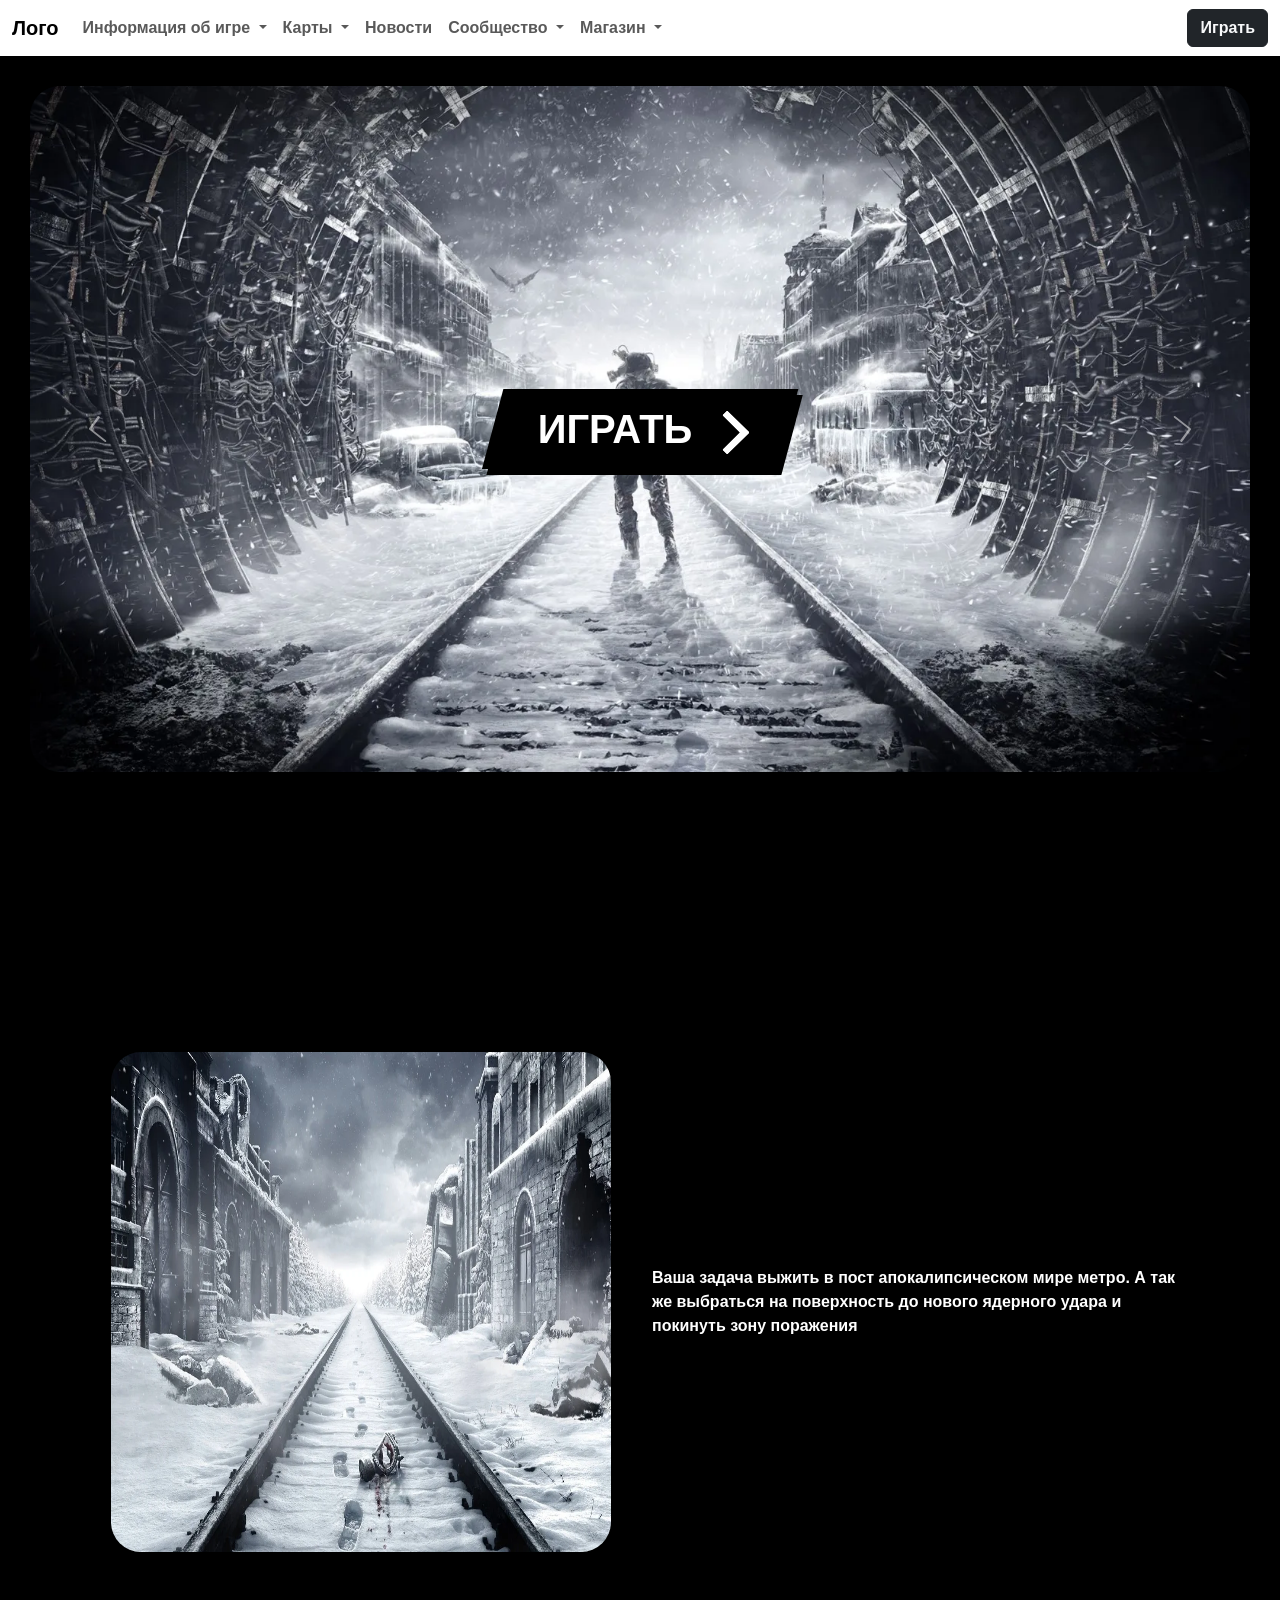
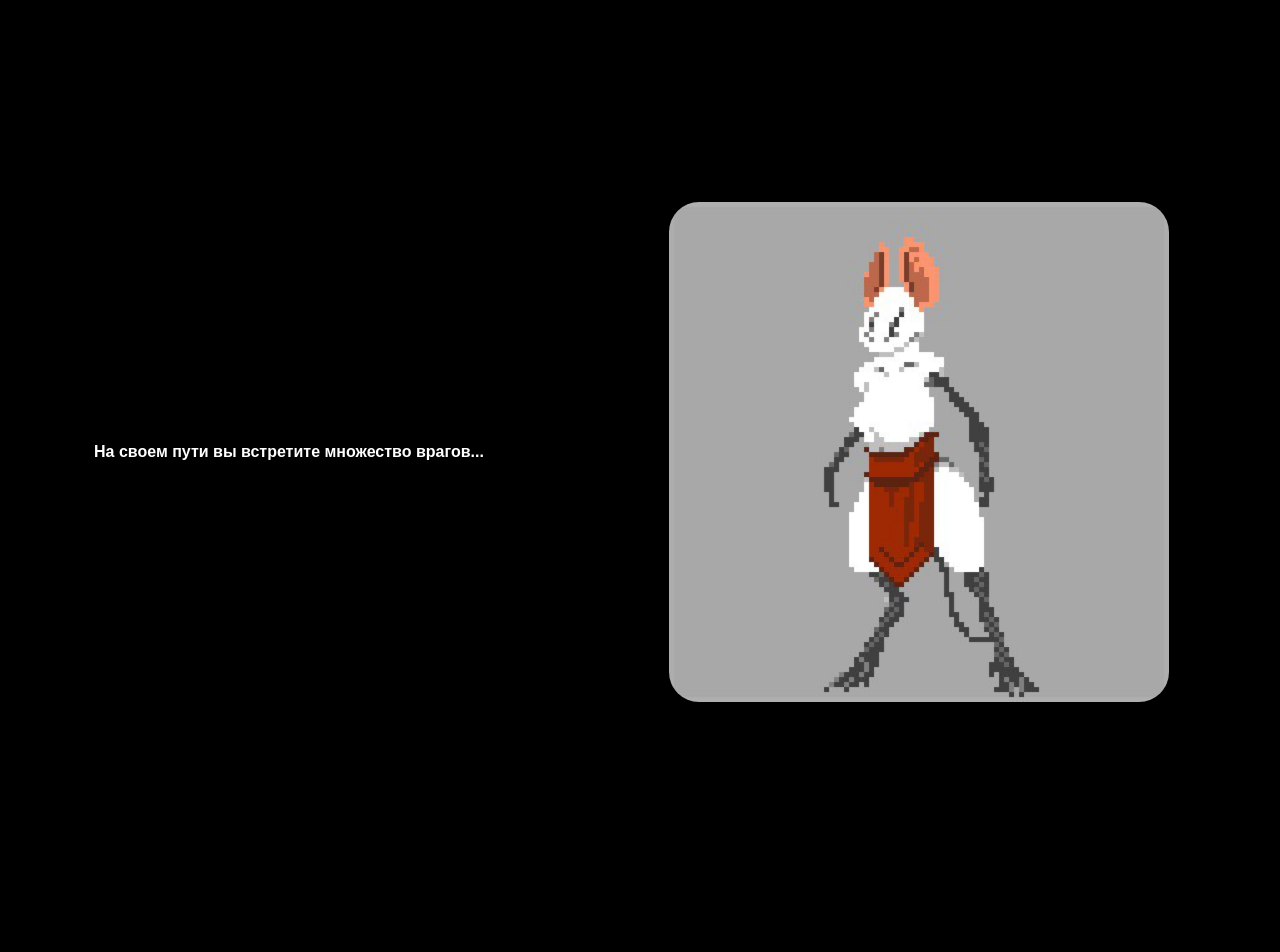
<file: index.html>
<!DOCTYPE html>
<html lang="en">

<head>
    <meta charset="UTF-8">
    <meta name="viewport" content="width=device-width, initial-scale=1.0">
    <title>Subway Inferno</title>
    <link rel="stylesheet" href="./styles/bootstrap.min.css">
    <link rel="stylesheet" href="./styles/style.css">
    <link rel="stylesheet" href="./styles/adaptive.css">
</head>

<body>

    <nav class="navbar navbar-expand-lg navbar-light bg-body">
        <div class="container-fluid">
            <a class="navbar-brand" href="./news.html">Лого</a>
            <button class="navbar-toggler" type="button" data-bs-toggle="collapse" data-bs-target="#navbarScroll"
                aria-controls="navbarScroll" aria-expanded="false" aria-label="Toggle navigation">
                <span class="navbar-toggler-icon"></span>
            </button>
            <div class="collapse navbar-collapse" id="navbarScroll">
                <ul class="navbar-nav me-auto my-2 my-lg-0 navbar-nav-scroll" style="--bs-scroll-height: 100px;">

                    <li class="nav-item dropdown">
                        <a class="nav-link dropdown-toggle" href="#" id="navbarScrollingDropdown" role="button"
                            data-bs-toggle="dropdown" aria-expanded="false">
                            Информация об игре
                        </a>
                        <ul class="dropdown-menu" aria-labelledby="navbarScrollingDropdown">
                            <li><a class="dropdown-item" href="#nav-hero">Герои</a></li>
                            <li><a class="dropdown-item" href="./news.html">Описания обновлений</a></li>
                            <li>
                                <hr class="dropdown-divider">
                            </li>
                        </ul>

                    <li class="nav-item dropdown">
                        <a class="nav-link dropdown-toggle" href="#" id="navbarScrollingDropdown" role="button"
                            data-bs-toggle="dropdown" aria-expanded="false">
                            Карты
                        </a>
                        <ul class="dropdown-menu" aria-labelledby="navbarScrollingDropdown">
                            <li><a class="dropdown-item" href="#">В разработке</a></li>
                            <li><a class="dropdown-item" href="#">В разработке</a></li>
                            <li>
                                <hr class="dropdown-divider">
                            </li>
                        </ul>

                    <li class="nav-item">
                        <a class="nav-link" href="./news.html">Новости</a>
                    </li>

                    <li class="nav-item dropdown">
                        <a class="nav-link dropdown-toggle" href="#" id="navbarScrollingDropdown" role="button"
                            data-bs-toggle="dropdown" aria-expanded="false">
                            Сообщество
                        </a>
                        <ul class="dropdown-menu" aria-labelledby="navbarScrollingDropdown">
                            <li><a class="dropdown-item" href="./community.html">Форумы</a></li>
                            <li><a class="dropdown-item" href="./community.html">Рейтинговые таблицы</a></li>
                            <li><a class="dropdown-item" href="./community.html">Пригласи друга</a></li>
                            <li><a class="dropdown-item" href="./community.html">Программа поддержки</a></li>
                            <li>
                                <hr class="dropdown-divider">
                            </li>
                        </ul>

                    <li class="nav-item dropdown">
                        <a class="nav-link dropdown-toggle" href="#" id="navbarScrollingDropdown" role="button"
                            data-bs-toggle="dropdown" aria-expanded="false">
                            Магазин
                        </a>
                        <ul class="dropdown-menu" aria-labelledby="navbarScrollingDropdown">
                            <li><a class="dropdown-item" href="./shop.html">Внутриигровой контент</a></li>
                            <li>
                                <hr class="dropdown-divider">
                            </li>
                            <li><a class="dropdown-item" href="./shop.html">Сувенирная продукция</a></li>
                        </ul>

                    </li>
                </ul>
                <button class="btn btn-dark">
                    <a class="text-light fw-bold" href="./game-main/index.html">Играть</a>
                </button>
            </div>
        </div>
    </nav>

    <section>
        <div id="carouselExampleInterval" class="carousel slide" data-bs-ride="carousel">
            <div class="carousel-inner">
                <div class="carousel-item active" data-bs-interval="5000">
                    <img src="./images/1.webp" class="spaces-for-carousel d-block w-100" alt="...">
                </div>
                <div class="carousel-item" data-bs-interval="5000">
                    <img src="./images/2.webp" class="spaces-for-carousel d-block w-100" alt="...">
                </div>
            </div>
            <div class="wrapper">
                <a class="cta" href="./game-main/index.html">
                    <span>ИГРАТЬ</span>
                    <span>
                        <svg width="66px" height="43px" viewBox="0 0 66 43" version="1.1"
                            xmlns="http://www.w3.org/2000/svg" xmlns:xlink="http://www.w3.org/1999/xlink">
                            <g id="arrow" stroke="none" stroke-width="1" fill="none" fill-rule="evenodd">
                                <path class="one"
                                    d="M40.1543933,3.89485454 L43.9763149,0.139296592 C44.1708311,-0.0518420739 44.4826329,-0.0518571125 44.6771675,0.139262789 L65.6916134,20.7848311 C66.0855801,21.1718824 66.0911863,21.8050225 65.704135,22.1989893 C65.7000188,22.2031791 65.6958657,22.2073326 65.6916762,22.2114492 L44.677098,42.8607841 C44.4825957,43.0519059 44.1708242,43.0519358 43.9762853,42.8608513 L40.1545186,39.1069479 C39.9575152,38.9134427 39.9546793,38.5968729 40.1481845,38.3998695 C40.1502893,38.3977268 40.1524132,38.395603 40.1545562,38.3934985 L56.9937789,21.8567812 C57.1908028,21.6632968 57.193672,21.3467273 57.0001876,21.1497035 C56.9980647,21.1475418 56.9959223,21.1453995 56.9937605,21.1432767 L40.1545208,4.60825197 C39.9574869,4.41477773 39.9546013,4.09820839 40.1480756,3.90117456 C40.1501626,3.89904911 40.1522686,3.89694235 40.1543933,3.89485454 Z"
                                    fill="#FFFFFF"></path>
                                <path class="two"
                                    d="M20.1543933,3.89485454 L23.9763149,0.139296592 C24.1708311,-0.0518420739 24.4826329,-0.0518571125 24.6771675,0.139262789 L45.6916134,20.7848311 C46.0855801,21.1718824 46.0911863,21.8050225 45.704135,22.1989893 C45.7000188,22.2031791 45.6958657,22.2073326 45.6916762,22.2114492 L24.677098,42.8607841 C24.4825957,43.0519059 24.1708242,43.0519358 23.9762853,42.8608513 L20.1545186,39.1069479 C19.9575152,38.9134427 19.9546793,38.5968729 20.1481845,38.3998695 C20.1502893,38.3977268 20.1524132,38.395603 20.1545562,38.3934985 L36.9937789,21.8567812 C37.1908028,21.6632968 37.193672,21.3467273 37.0001876,21.1497035 C36.9980647,21.1475418 36.9959223,21.1453995 36.9937605,21.1432767 L20.1545208,4.60825197 C19.9574869,4.41477773 19.9546013,4.09820839 20.1480756,3.90117456 C20.1501626,3.89904911 20.1522686,3.89694235 20.1543933,3.89485454 Z"
                                    fill="#FFFFFF"></path>
                                <path class="three"
                                    d="M0.154393339,3.89485454 L3.97631488,0.139296592 C4.17083111,-0.0518420739 4.48263286,-0.0518571125 4.67716753,0.139262789 L25.6916134,20.7848311 C26.0855801,21.1718824 26.0911863,21.8050225 25.704135,22.1989893 C25.7000188,22.2031791 25.6958657,22.2073326 25.6916762,22.2114492 L4.67709797,42.8607841 C4.48259567,43.0519059 4.17082418,43.0519358 3.97628526,42.8608513 L0.154518591,39.1069479 C-0.0424848215,38.9134427 -0.0453206733,38.5968729 0.148184538,38.3998695 C0.150289256,38.3977268 0.152413239,38.395603 0.154556228,38.3934985 L16.9937789,21.8567812 C17.1908028,21.6632968 17.193672,21.3467273 17.0001876,21.1497035 C16.9980647,21.1475418 16.9959223,21.1453995 16.9937605,21.1432767 L0.15452076,4.60825197 C-0.0425130651,4.41477773 -0.0453986756,4.09820839 0.148075568,3.90117456 C0.150162624,3.89904911 0.152268631,3.89694235 0.154393339,3.89485454 Z"
                                    fill="#FFFFFF"></path>
                            </g>
                        </svg>
                    </span>
                </a>
            </div>
            <button class="carousel-control-prev" type="button" data-bs-target="#carouselExampleInterval"
                data-bs-slide="prev">
                <span class="carousel-control-prev-icon" aria-hidden="true"></span>
                <span class="visually-hidden">Previous</span>
            </button>
            <button class="carousel-control-next" type="button" data-bs-target="#carouselExampleInterval"
                data-bs-slide="next">
                <span class="carousel-control-next-icon" aria-hidden="true"></span>
                <span class="visually-hidden">Next</span>
            </button>
        </div>
    </section>

    <section id="my-block-info">
        <div class="container">

            <div class="row">
                <div class="col-md-6 col-sm-12">
                    <div class="block-info">
                        <img src="images/2.webp" alt="">
                    </div>
                </div>
                <div class="col-md-6 col-sm-12 d-flex align-items-center">
                    <div id="nav-hero" class="block-info-text">
                        Ваша задача выжить в пост апокалипсическом мире метро. А так же выбраться на поверхность до
                        нового ядерного
                        удара и покинуть зону поражения
                    </div>
                </div>
            </div>

            <div class="row">
                <div class="col-md-6 col-sm-12 d-flex align-items-center">
                    <div class="block-info-text">
                        На своем пути вы встретите множество врагов...
                    </div>
                </div>
                <div class="col-md-6 col-sm-12">
                    <div class="block-info">
                        <img src="images/rat.png" alt="">
                    </div>
                </div>
            </div>

        </div>
    </section>

    <script src="./scripts/bootstrap.bundle.min.js"></script>
</body>

</html>
</file>
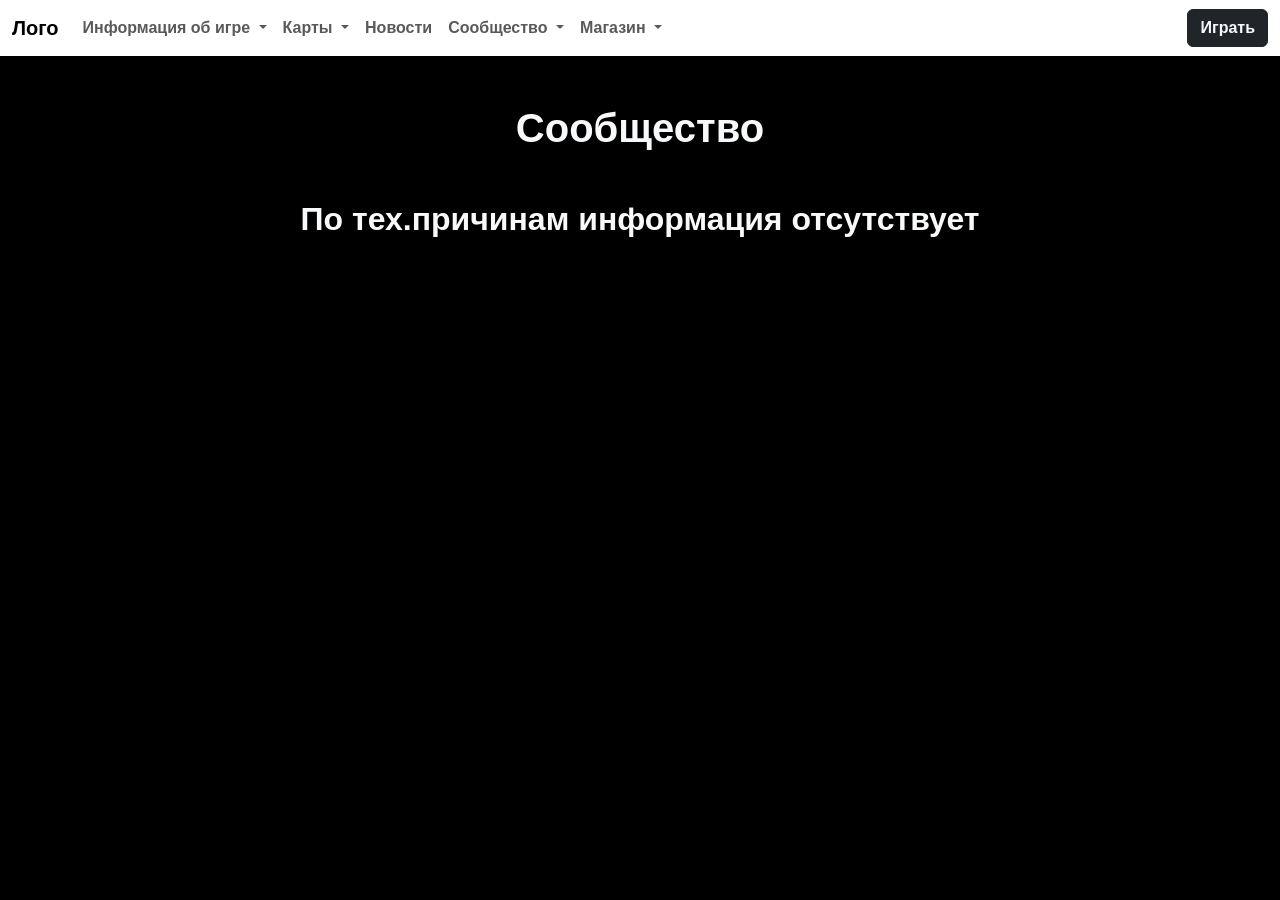
<file: community.html>
<!DOCTYPE html>
<html lang="en">

<head>
  <meta charset="UTF-8">
  <meta name="viewport" content="width=device-width, initial-scale=1.0">
  <title>Community</title>
  <link rel="stylesheet" href="./styles/bootstrap.min.css">
  <link rel="stylesheet" href="./styles/style.css">
  <link rel="stylesheet" href="./styles/adaptive.css">
</head>

<body>
  <nav class="navbar navbar-expand-lg navbar-light bg-body">
    <div class="container-fluid">
      <a class="navbar-brand" href="./index.html">Лого</a>
      <button class="navbar-toggler" type="button" data-bs-toggle="collapse" data-bs-target="#navbarScroll"
        aria-controls="navbarScroll" aria-expanded="false" aria-label="Toggle navigation">
        <span class="navbar-toggler-icon"></span>
      </button>
      <div class="collapse navbar-collapse" id="navbarScroll">
        <ul class="navbar-nav me-auto my-2 my-lg-0 navbar-nav-scroll" style="--bs-scroll-height: 100px;">

          <li class="nav-item dropdown">
            <a class="nav-link dropdown-toggle" href="#" id="navbarScrollingDropdown" role="button"
              data-bs-toggle="dropdown" aria-expanded="false">
              Информация об игре
            </a>
            <ul class="dropdown-menu" aria-labelledby="navbarScrollingDropdown">
              <li><a class="dropdown-item" href="./index.html#nav-hero">Герои</a></li>
              <li><a class="dropdown-item" href="./news.html#first-news">Описания обновлений</a></li>
              <li>
                <hr class="dropdown-divider">
              </li>
            </ul>

          <li class="nav-item dropdown">
            <a class="nav-link dropdown-toggle" href="#" id="navbarScrollingDropdown" role="button"
              data-bs-toggle="dropdown" aria-expanded="false">
              Карты
            </a>
            <ul class="dropdown-menu" aria-labelledby="navbarScrollingDropdown">
              <li><a class="dropdown-item" href="#">В разработке</a></li>
              <li><a class="dropdown-item" href="#">В разработке</a></li>
              <li>
                <hr class="dropdown-divider">
              </li>
            </ul>

          <li class="nav-item">
            <a class="nav-link" href="./news.html">Новости</a>
          </li>

          <li class="nav-item dropdown">
            <a class="nav-link dropdown-toggle" href="#" id="navbarScrollingDropdown" role="button"
              data-bs-toggle="dropdown" aria-expanded="false">
              Сообщество
            </a>
            <ul class="dropdown-menu" aria-labelledby="navbarScrollingDropdown">
              <li><a class="dropdown-item" href="./community.html">Форумы</a></li>
              <li><a class="dropdown-item" href="./community.html">Рейтинговые таблицы</a></li>
              <li><a class="dropdown-item" href="./community.html">Пригласи друга</a></li>
              <li><a class="dropdown-item" href="./community.html">Программа поддержки</a></li>
              <li>
                <hr class="dropdown-divider">
              </li>
            </ul>

          <li class="nav-item dropdown">
            <a class="nav-link dropdown-toggle" href="#" id="navbarScrollingDropdown" role="button"
              data-bs-toggle="dropdown" aria-expanded="false">
              Магазин
            </a>
            <ul class="dropdown-menu" aria-labelledby="navbarScrollingDropdown">
              <li><a class="dropdown-item" href="./shop.html">Внутриигровой контент</a></li>
              <li>
                <hr class="dropdown-divider">
              </li>
              <li><a class="dropdown-item" href="./shop.html">Сувенирная продукция</a></li>
            </ul>

          </li>
        </ul>
        <button class="btn btn-dark">
          <a class="text-light fw-bold" href="./game-main/index.html">Играть</a>
        </button>
      </div>
    </div>
  </nav>

  <main>
    <h1 class="text-center mt-5 text-light fw-bold">Сообщество</h1>
    <h2 class="text-center mt-5 text-light fw-bold">По тех.причинам информация отсутствует</h2>
  </main>

  <script src="./scripts/bootstrap.bundle.min.js"></script>
</body>

</html>
</file>
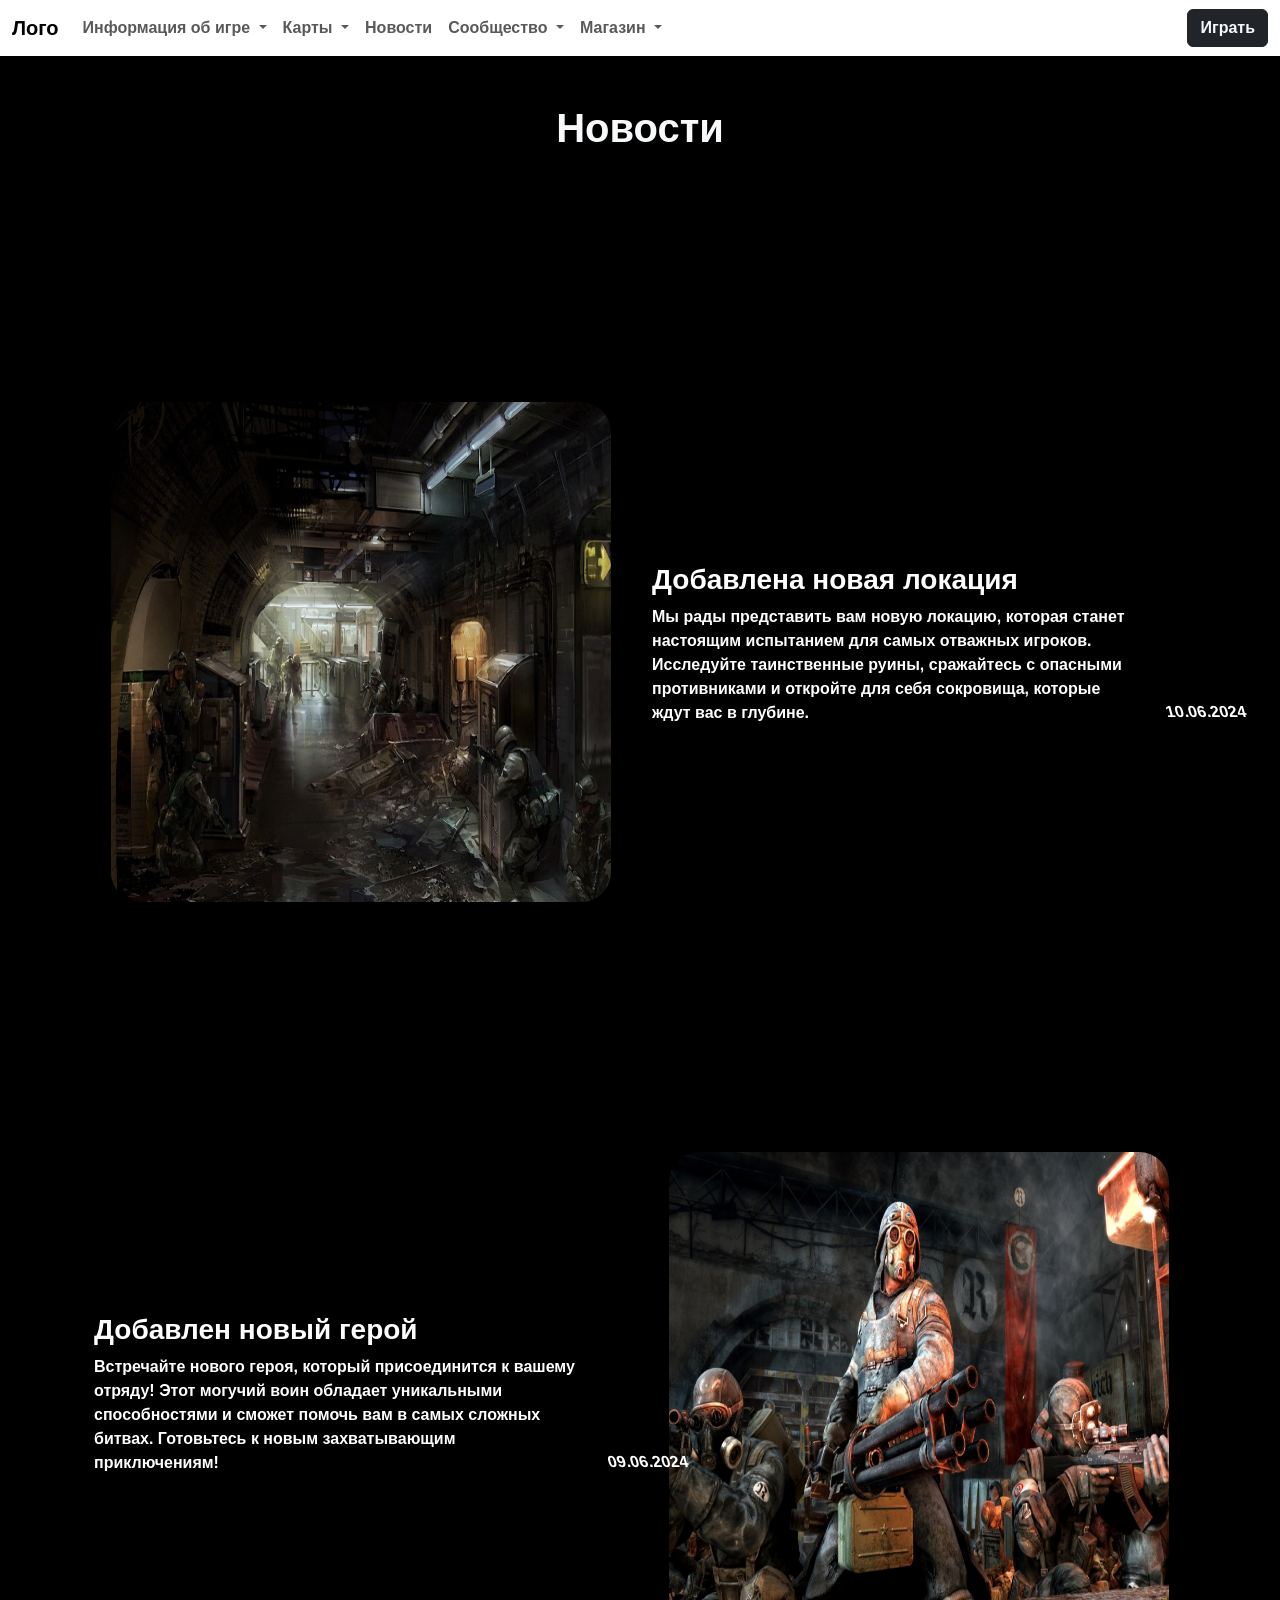
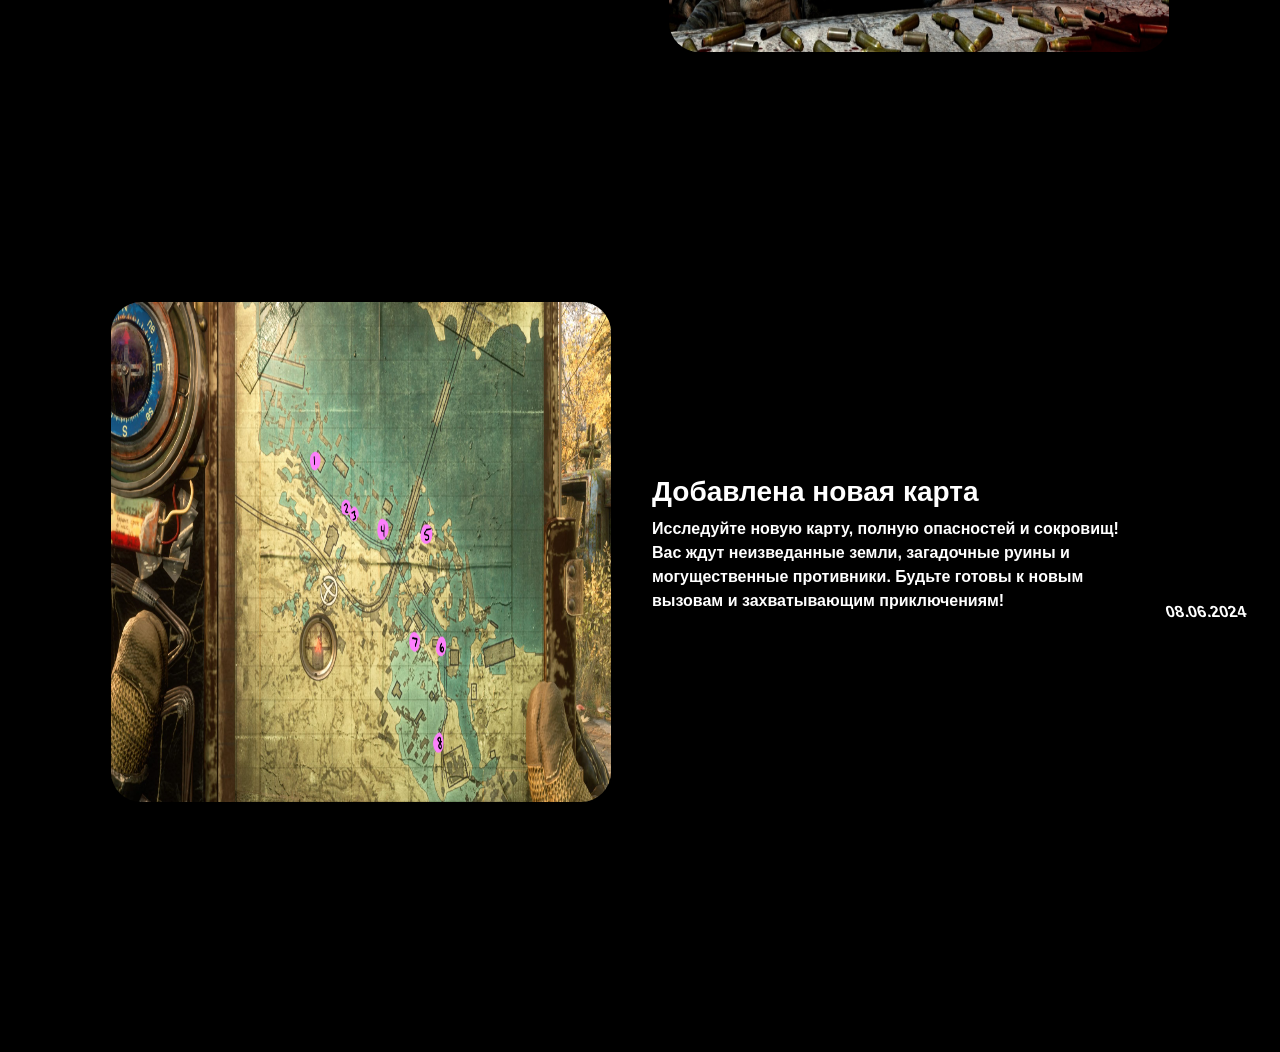
<file: news.html>
<!DOCTYPE html>
<html lang="en">

<head>
  <meta charset="UTF-8">
  <meta name="viewport" content="width=device-width, initial-scale=1.0">
  <title>News</title>
  <link rel="stylesheet" href="./styles/bootstrap.min.css">
  <link rel="stylesheet" href="./styles/style.css">
  <link rel="stylesheet" href="./styles/adaptive.css">
</head>

<body>
  <nav class="navbar navbar-expand-lg navbar-light bg-body">
    <div class="container-fluid">
      <a class="navbar-brand" href="./index.html">Лого</a>
      <button class="navbar-toggler" type="button" data-bs-toggle="collapse" data-bs-target="#navbarScroll"
        aria-controls="navbarScroll" aria-expanded="false" aria-label="Toggle navigation">
        <span class="navbar-toggler-icon"></span>
      </button>
      <div class="collapse navbar-collapse" id="navbarScroll">
        <ul class="navbar-nav me-auto my-2 my-lg-0 navbar-nav-scroll" style="--bs-scroll-height: 100px;">

          <li class="nav-item dropdown">
            <a class="nav-link dropdown-toggle" href="#" id="navbarScrollingDropdown" role="button"
              data-bs-toggle="dropdown" aria-expanded="false">
              Информация об игре
            </a>
            <ul class="dropdown-menu" aria-labelledby="navbarScrollingDropdown">
              <li><a class="dropdown-item" href="./index.html#nav-hero">Герои</a></li>
              <li><a class="dropdown-item" href="#first-news">Описания обновлений</a></li>
              <li>
                <hr class="dropdown-divider">
              </li>
            </ul>

          <li class="nav-item dropdown">
            <a class="nav-link dropdown-toggle" href="#" id="navbarScrollingDropdown" role="button"
              data-bs-toggle="dropdown" aria-expanded="false">
              Карты
            </a>
            <ul class="dropdown-menu" aria-labelledby="navbarScrollingDropdown">
              <li><a class="dropdown-item" href="#">В разработке</a></li>
              <li><a class="dropdown-item" href="#">В разработке</a></li>
              <li>
                <hr class="dropdown-divider">
              </li>
            </ul>

          <li class="nav-item">
            <a class="nav-link" href="#">Новости</a>
          </li>

          <li class="nav-item dropdown">
            <a class="nav-link dropdown-toggle" href="#" id="navbarScrollingDropdown" role="button"
              data-bs-toggle="dropdown" aria-expanded="false">
              Сообщество
            </a>
            <ul class="dropdown-menu" aria-labelledby="navbarScrollingDropdown">
              <li><a class="dropdown-item" href="./community.html">Форумы</a></li>
              <li><a class="dropdown-item" href="./community.html">Рейтинговые таблицы</a></li>
              <li><a class="dropdown-item" href="./community.html">Пригласи друга</a></li>
              <li><a class="dropdown-item" href="./community.html">Программа поддержки</a></li>
              <li>
                <hr class="dropdown-divider">
              </li>
            </ul>

          <li class="nav-item dropdown">
            <a class="nav-link dropdown-toggle" href="#" id="navbarScrollingDropdown" role="button"
              data-bs-toggle="dropdown" aria-expanded="false">
              Магазин
            </a>
            <ul class="dropdown-menu" aria-labelledby="navbarScrollingDropdown">
              <li><a class="dropdown-item" href="./shop.html">Внутриигровой контент</a></li>
              <li>
                <hr class="dropdown-divider">
              </li>
              <li><a class="dropdown-item" href="./shop.html">Сувенирная продукция</a></li>
            </ul>

          </li>
        </ul>
        <button class="btn btn-dark">
          <a class="text-light fw-bold" href="/game-main/index.html">Играть</a>
        </button>
      </div>
    </div>
  </nav>

  <main>
    <h1 class="text-center mt-5 mb-5 text-light fw-bold">Новости</h1>

    <section id="my-block-info">
      <div class="container">

        <div class="row">
          <div class="col-md-6 col-sm-12">
            <div class="block-info">
              <img src="images/location-2.jpg" alt="" class="img-fluid">
            </div>
          </div>
          <div class="col-md-6 col-sm-12 d-flex align-items-center justify-content-center">
            <div id="first-news" class="block-info-text">
              <h3 class="fw-bold">Добавлена новая локация</h3>
              <p>Мы рады представить вам новую локацию, которая станет настоящим испытанием для самых отважных игроков.
                Исследуйте таинственные руины, сражайтесь с опасными противниками и откройте для себя сокровища, которые
                ждут вас в глубине.</p>
            </div>
            <span>
              10.06.2024
            </span>
          </div>
        </div>

        <div class="row">
          <div class="col-md-6 col-sm-12 d-flex align-items-center justify-content-center">
            <div class="block-info-text">
              <h3 class="fw-bold">Добавлен новый герой</h3>
              <p>Встречайте нового героя, который присоединится к вашему отряду! Этот могучий воин обладает уникальными
                способностями и сможет помочь вам в самых сложных битвах. Готовьтесь к новым захватывающим приключениям!
              </p>
            </div>
            <span>
              09.06.2024
            </span>
          </div>
          <div class="col-md-6 col-sm-12">
            <div class="block-info">
              <img src="images/person-1.jpg" alt="" class="img-fluid">
            </div>
          </div>
        </div>

        <div class="row">
          <div class="col-md-6 col-sm-12">
            <div class="block-info">
              <img src="images/location-1.jpg" alt="" class="img-fluid my-img">
            </div>
          </div>
          <div class="col-md-6 col-sm-12 d-flex align-items-center justify-content-center">
            <div class="block-info-text">
              <h3 class="fw-bold">Добавлена новая карта</h3>
              <p>Исследуйте новую карту, полную опасностей и сокровищ! Вас ждут неизведанные земли, загадочные руины и
                могущественные противники. Будьте готовы к новым вызовам и захватывающим приключениям!</p>
            </div>
            <span>
              08.06.2024
            </span>
          </div>
        </div>

      </div>
    </section>

  </main>

  <script src="./scripts/bootstrap.bundle.min.js"></script>
</body>

</html>
</file>
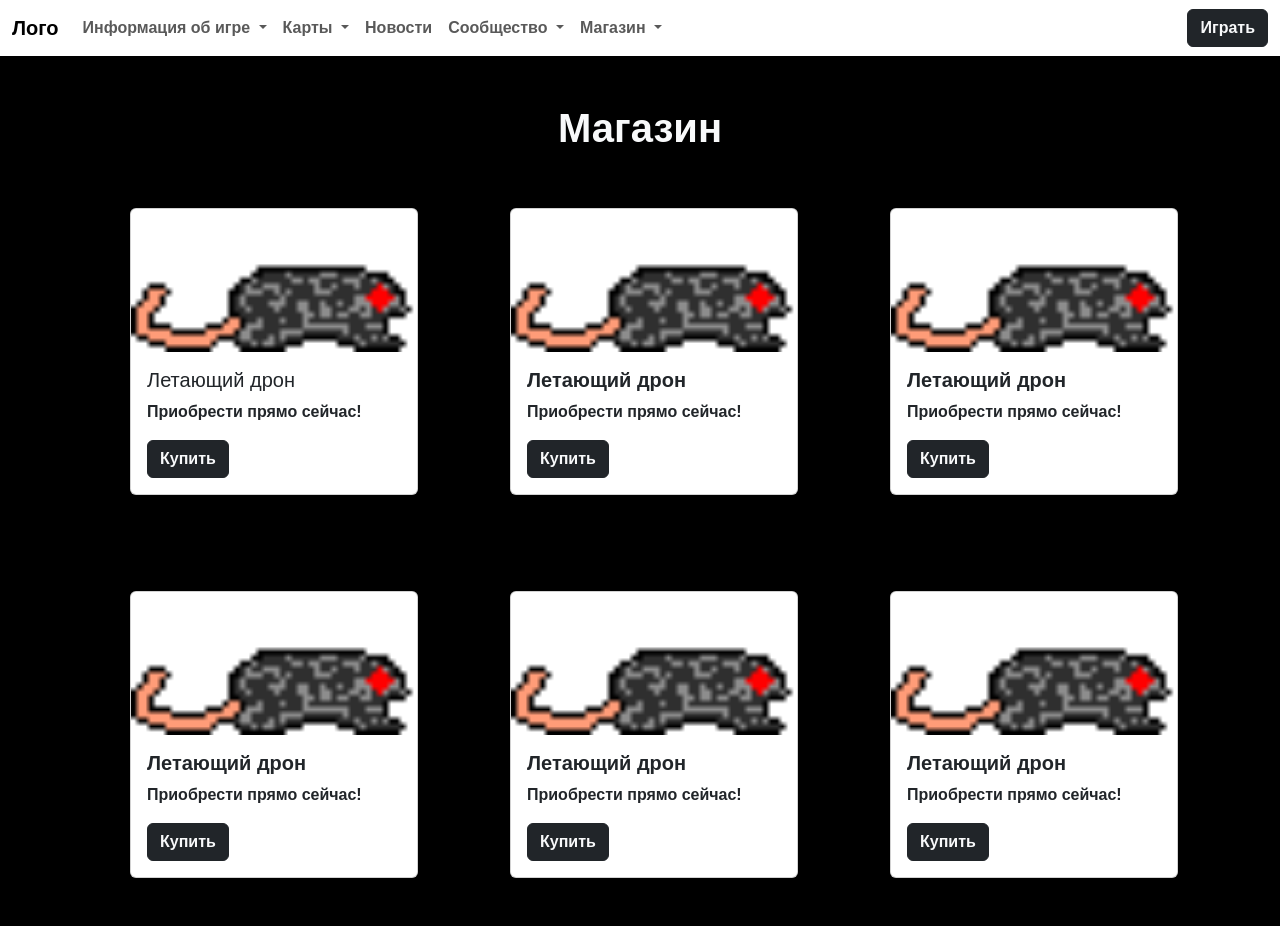
<file: shop.html>
<!DOCTYPE html>
<html lang="en">

<head>
  <meta charset="UTF-8">
  <meta name="viewport" content="width=device-width, initial-scale=1.0">
  <title>Shop</title>
  <link rel="stylesheet" href="./styles/bootstrap.min.css">
  <link rel="stylesheet" href="./styles/style.css">
  <link rel="stylesheet" href="./styles/adaptive.css">
</head>

<body>
  <nav class="navbar navbar-expand-lg navbar-light bg-body">
    <div class="container-fluid">
      <a class="navbar-brand" href="./index.html">Лого</a>
      <button class="navbar-toggler" type="button" data-bs-toggle="collapse" data-bs-target="#navbarScroll"
        aria-controls="navbarScroll" aria-expanded="false" aria-label="Toggle navigation">
        <span class="navbar-toggler-icon"></span>
      </button>
      <div class="collapse navbar-collapse" id="navbarScroll">
        <ul class="navbar-nav me-auto my-2 my-lg-0 navbar-nav-scroll" style="--bs-scroll-height: 100px;">

          <li class="nav-item dropdown">
            <a class="nav-link dropdown-toggle" href="#" id="navbarScrollingDropdown" role="button"
              data-bs-toggle="dropdown" aria-expanded="false">
              Информация об игре
            </a>
            <ul class="dropdown-menu" aria-labelledby="navbarScrollingDropdown">
              <li><a class="dropdown-item" href="./index.html#nav-hero">Герои</a></li>
              <li><a class="dropdown-item" href="./news.html#first-news">Описания обновлений</a></li>
              <li>
                <hr class="dropdown-divider">
              </li>
            </ul>

          <li class="nav-item dropdown">
            <a class="nav-link dropdown-toggle" href="#" id="navbarScrollingDropdown" role="button"
              data-bs-toggle="dropdown" aria-expanded="false">
              Карты
            </a>
            <ul class="dropdown-menu" aria-labelledby="navbarScrollingDropdown">
              <li><a class="dropdown-item" href="#">В разработке</a></li>
              <li><a class="dropdown-item" href="#">В разработке</a></li>
              <li>
                <hr class="dropdown-divider">
              </li>
            </ul>

          <li class="nav-item">
            <a class="nav-link" href="./news.html">Новости</a>
          </li>

          <li class="nav-item dropdown">
            <a class="nav-link dropdown-toggle" href="#" id="navbarScrollingDropdown" role="button"
              data-bs-toggle="dropdown" aria-expanded="false">
              Сообщество
            </a>
            <ul class="dropdown-menu" aria-labelledby="navbarScrollingDropdown">
              <li><a class="dropdown-item" href="./community.html">Форумы</a></li>
              <li><a class="dropdown-item" href="./community.html">Рейтинговые таблицы</a></li>
              <li><a class="dropdown-item" href="./community.html">Пригласи друга</a></li>
              <li><a class="dropdown-item" href="./community.html">Программа поддержки</a></li>
              <li>
                <hr class="dropdown-divider">
              </li>
            </ul>

          <li class="nav-item dropdown">
            <a class="nav-link dropdown-toggle" href="#" id="navbarScrollingDropdown" role="button"
              data-bs-toggle="dropdown" aria-expanded="false">
              Магазин
            </a>
            <ul class="dropdown-menu" aria-labelledby="navbarScrollingDropdown">
              <li><a class="dropdown-item" href="./shop.html">Внутриигровой контент</a></li>
              <li>
                <hr class="dropdown-divider">
              </li>
              <li><a class="dropdown-item" href="./shop.html">Сувенирная продукция</a></li>
            </ul>

          </li>
        </ul>
        <button class="btn btn-dark">
          <a class="text-light fw-bold" href="./game-main/index.html">Играть</a>
        </button>
      </div>
    </div>
  </nav>

  <main>
    <h1 class="text-center mt-5 text-light fw-bold">Магазин</h1>

    <div class="container">
      <div class="row">
        <div class="col-xl-4 col-md-6 col-sm-12">

          <div class="card m-5" style="width: 18rem;">
            <img src="./game-main/Images/Rat.png" class="card-img-top" alt="...">
            <div class="card-body">
              <h5 class="card-title">Летающий дрон</h5>
              <p class="card-text">Приобрести прямо сейчас!</p>
              <a href="#" class="btn btn-dark text-light fw-bold">Купить</a>
            </div>
          </div>

        </div>
        <div class="col-xl-4 col-md-6 col-sm-12">

          <div class="card m-5 card-space" style="width: 18rem;">
            <img src="./game-main/Images/Rat.png" class="card-img-top" alt="...">
            <div class="card-body">
              <h5 class="card-title fw-bold">Летающий дрон</h5>
              <p class="card-text">Приобрести прямо сейчас!</p>
              <a href="#" class="btn btn-dark text-light fw-bold">Купить</a>
            </div>
          </div>

        </div>
        <div class="col-xl-4 col-md-6 col-sm-12">

          <div class="card m-5" style="width: 18rem;">
            <img src="./game-main/Images/Rat.png" class="card-img-top" alt="...">
            <div class="card-body">
              <h5 class="card-title fw-bold">Летающий дрон</h5>
              <p class="card-text">Приобрести прямо сейчас!</p>
              <a href="#" class="btn btn-dark text-light fw-bold">Купить</a>
            </div>
          </div>

        </div>

      </div>

      <div class="row">
        <div class="col-xl-4 col-md-6 col-sm-12">

          <div class="card m-5" style="width: 18rem;">
            <img src="./game-main/Images/Rat.png" class="card-img-top" alt="...">
            <div class="card-body">
              <h5 class="card-title fw-bold">Летающий дрон</h5>
              <p class="card-text">Приобрести прямо сейчас!</p>
              <a href="#" class="btn btn-dark text-light fw-bold">Купить</a>
            </div>
          </div>

        </div>
        <div class="col-xl-4 col-md-6 col-sm-12">

          <div class="card m-5 card-space" style="width: 18rem;">
            <img src="./game-main/Images/Rat.png" class="card-img-top" alt="...">
            <div class="card-body">
              <h5 class="card-title fw-bold">Летающий дрон</h5>
              <p class="card-text">Приобрести прямо сейчас!</p>
              <a href="#" class="btn btn-dark text-light fw-bold">Купить</a>
            </div>
          </div>

        </div>
        <div class="col-xl-4 col-md-6 col-sm-12">

          <div class="card m-5" style="width: 18rem;">
            <img src="./game-main/Images/Rat.png" class="card-img-top" alt="...">
            <div class="card-body">
              <h5 class="card-title fw-bold">Летающий дрон</h5>
              <p class="card-text">Приобрести прямо сейчас!</p>
              <a href="#" class="btn btn-dark text-light fw-bold">Купить</a>
            </div>
          </div>

        </div>

      </div>

    </div>

  </main>

  <script src="./scripts/bootstrap.bundle.min.js"></script>
</body>

</html>
</file>
<file: styles/style.css>
body {
    font-family: 'Roboto', sans-serif;
    font-weight: 600;
    background-color: #000;
    color: #fff;

    margin: 0;
    padding: 0;
}

.spaces-for-carousel {
    padding: 30px;
    border-radius: 60px;
}

.block-info {
    display: flex;
    align-items: center;
    justify-content: center;
}

.block-info>img {
    display: block;
    border-radius: 30px;
    width: 500px;
    height: 500px;
}

#my-block-info .row {
    margin: 250px 0;
}

a {
    text-decoration: none;
}

/* BUTTON ON CAROUSEL */

@import url('https://fonts.googleapis.com/css?family=Poppins:900i');

* {
    box-sizing: border-box;
}

.wrapper {
    position: absolute;
    top: 50%;
    left: 50%;
    transform: translate(-50%, -50%);
    z-index: 10;
    /* Убедитесь, что кнопка находится поверх изображений */
}

.cta {
    display: flex;
    padding: 10px 45px;
    text-decoration: none;
    font-family: 'Poppins', sans-serif;
    font-size: 40px;
    color: white;
    background: #000;
    transition: 1s;
    box-shadow: 6px 6px 0 black;
    transform: skewX(-15deg);
}

.cta:focus {
    outline: none;
}

.cta:hover {
    transition: 0.5s;
    box-shadow: 10px 10px 0 #FBC638;
}

.cta span:nth-child(2) {
    transition: 0.5s;
    margin-right: 0px;
}

.cta:hover span:nth-child(2) {
    transition: 0.5s;
    margin-right: 45px;
}

span {
    transform: skewX(15deg)
}

span:nth-child(2) {
    width: 20px;
    margin-left: 30px;
    position: relative;
    top: 12%;
}

/**************SVG****************/

path.one {
    transition: 0.4s;
    transform: translateX(-60%);
}

path.two {
    transition: 0.5s;
    transform: translateX(-30%);
}

.cta:hover path.three {
    animation: color_anim 1s infinite 0.2s;
}

.cta:hover path.one {
    transform: translateX(0%);
    animation: color_anim 1s infinite 0.6s;
}

.cta:hover path.two {
    transform: translateX(0%);
    animation: color_anim 1s infinite 0.4s;
}

/* SVG animations */

@keyframes color_anim {
    0% {
        fill: white;
    }

    50% {
        fill: #FBC638;
    }

    100% {
        fill: white;
    }
}
</file>
<file: styles/adaptive.css>
@media (max-width: 1200px) {
    .block-info>img {
        width: 400px;
        height: 400px;
    }
}

@media (max-width: 1000px) {
    .block-info>img {
        width: 300px;
        height: 300px;
    }
}

@media (max-width: 767px) {
    .block-info-text {
        margin: 20px;
    }

    #my-block-info .row {
        margin: 0;
    }

    .cta {
        font-size: 20px;
        /* Уменьшаем размер шрифта на 50% */
        padding: 5px 22.5px;
        /* Уменьшаем отступы на 50% */
    }

    .cta span:nth-child(2) {
        margin-left: 15px;
        /* Уменьшаем отступ слева на 50% */
    }

    .my-img {
        margin: 50px;
    }
}
</file>
